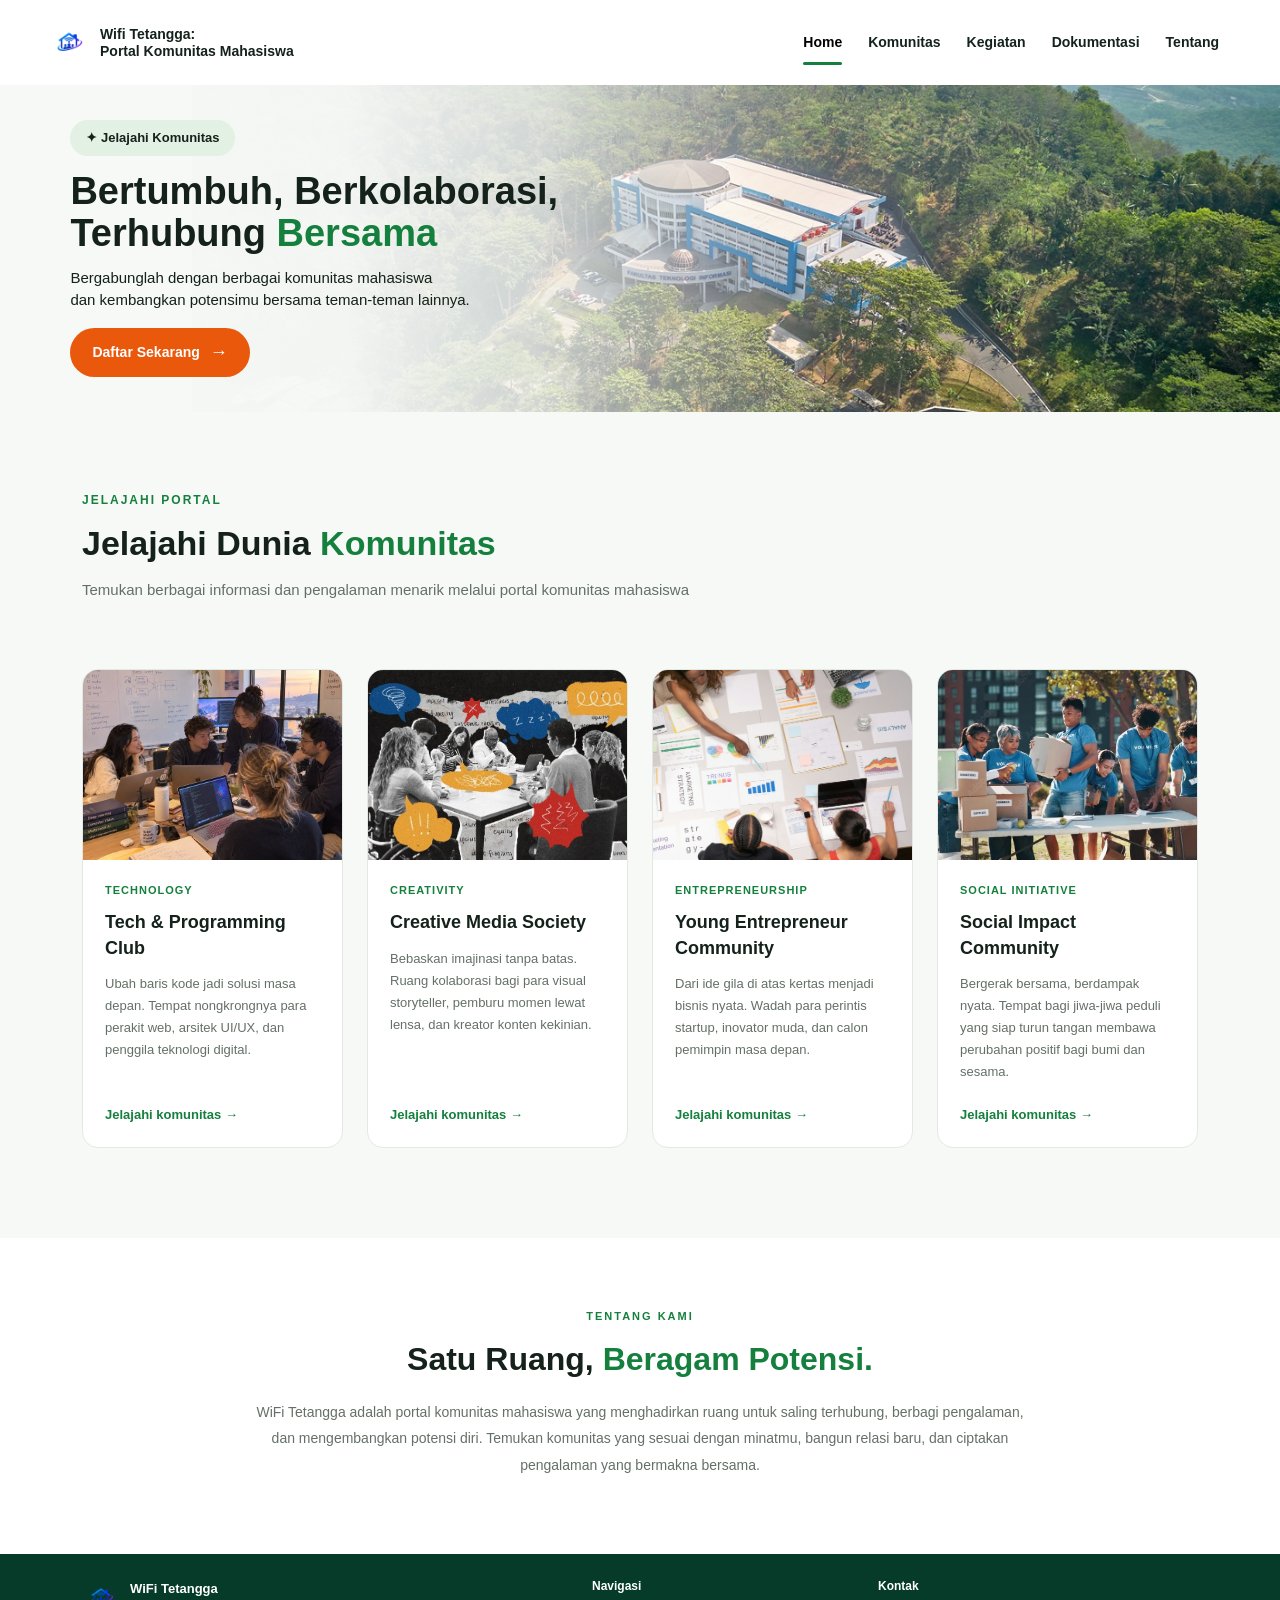
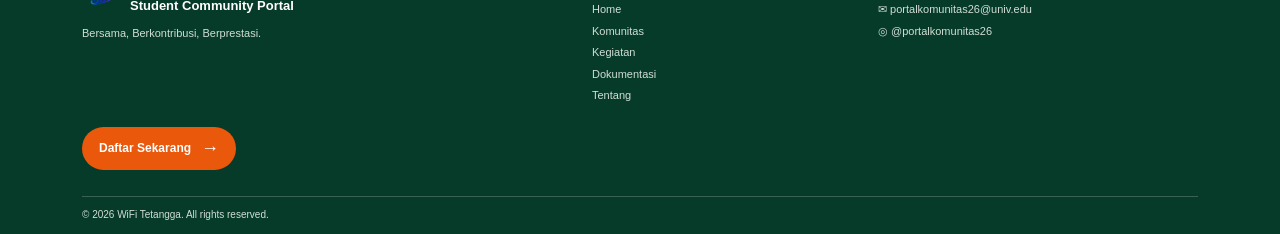
<file: index.html>
<!-- Kevin -->
<!DOCTYPE html>
<html lang="id">
<head>
    <meta charset="UTF-8">
    <meta name="viewport" content="width=device-width, initial-scale=1.0">
    <title>Wifi Tetangga</title>
    <link href="https://cdn.jsdelivr.net/npm/bootstrap@5.3.9/dist/css/bootstrap.min.css" rel="stylesheet">
    <link rel="stylesheet" href="css/style.css">
</head>

<body>

<!-- NAVBAR -->
<header class="site-header">
    <nav class="navbar">
        <div class="container-fluid px-5">
            <a class="navbar-brand d-flex align-items-center" href="index.html">
                <img src="assets/images/logo.png" alt="Wifi Tetangga" class="logo-img">
                <span class="web-name">Wifi Tetangga:<br>Portal Komunitas Mahasiswa</span>
            </a>
            <div class="navbar-nav flex-row ms-auto">
                    <a class="nav-link active" href="index.html">Home</a>
                    <a class="nav-link" href="komunitas.html">Komunitas</a>
                    <a class="nav-link" href="kegiatan.html">Kegiatan</a>
                    <a class="nav-link" href="dokumentasi.html">Dokumentasi</a>
                    <a class="nav-link" href="tentang.html">Tentang</a>
            </div>
        </div>
    </nav>
</header>
<!-- AKHIR NAVBAR -->

<main>
    <!-- HERO SECTION -->
    <section class="hero-section">
        <img src="assets/images/hero-campus.jpg" alt="Gedung Kampus FTI" class="hero-background">
        <div class="hero-overlay"></div>
        <div class="hero-content">
            <span class="hero-badge">✦ Jelajahi Komunitas</span>
            <h1 class="hero-title">Bertumbuh, Berkolaborasi,<br> Terhubung <span>Bersama</span></h1>
            <p class="hero-description">
                Bergabunglah dengan berbagai komunitas mahasiswa<br>
                dan kembangkan potensimu bersama teman-teman lainnya.
            </p>
            <a href="pendaftaran.html" class="hero-button">Daftar Sekarang <span>→</span></a>
        </div>
    </section>
    <!-- AKHIR HERO SECTION -->

    <!-- JELAJAHI PORTAL -->
    <section class="explore-section">
        <div class="container">
            <div class="explore-heading">
                <span class="explore-label">JELAJAHI PORTAL</span>
                <h2>Jelajahi Dunia <span>Komunitas</span></h2>
                <p>Temukan berbagai informasi dan pengalaman menarik melalui portal komunitas mahasiswa</p>
            </div>

            <!-- PEMBUNGKUS KARTU KOMUNITAS -->
            <div class="row g-4 explore-card-grid">
                <div class="col-lg-3">
                    <a href="komunitas.html" class="explore-card">
                        <div class="explore-card-image">
                            <img src="assets/images/tech.jpg" alt="Tech & Programming Club">
                        </div>
                        <div class="explore-card-content">
                            <span class="explore-card-category">TECHNOLOGY</span>
                            <h3>Tech &amp; Programming Club</h3>
                            <p>Ubah baris kode jadi solusi masa depan. Tempat nongkrongnya para perakit web, arsitek UI/UX, dan penggila teknologi digital.</p>
                            <span class="explore-card-link">Jelajahi komunitas <span>→</span></span>
                        </div>
                    </a>
                </div>

                <div class="col-lg-3">
                    <a href="komunitas.html" class="explore-card">
                        <div class="explore-card-image">
                            <img src="assets/images/creative.jpg" alt="Creative Media Society">
                        </div>
                        <div class="explore-card-content">
                            <span class="explore-card-category">CREATIVITY</span>
                            <h3>Creative Media Society</h3>
                            <p>Bebaskan imajinasi tanpa batas. Ruang kolaborasi bagi para visual storyteller, pemburu momen lewat lensa, dan kreator konten kekinian.</p>
                            <span class="explore-card-link">Jelajahi komunitas <span>→</span></span>
                        </div>
                    </a>
                </div>

                <div class="col-lg-3">
                    <a href="komunitas.html" class="explore-card">
                        <div class="explore-card-image">
                            <img src="assets/images/enterpreneur.jpg" alt="Young Entrepreneur Community">
                        </div>
                        <div class="explore-card-content">
                            <span class="explore-card-category">ENTREPRENEURSHIP</span>
                            <h3>Young Entrepreneur Community</h3>
                            <p>Dari ide gila di atas kertas menjadi bisnis nyata. Wadah para perintis startup, inovator muda, dan calon pemimpin masa depan.</p>
                            <span class="explore-card-link">Jelajahi komunitas <span>→</span></span>
                        </div>
                    </a>
                </div>

                <div class="col-lg-3">
                    <a href="komunitas.html" class="explore-card">
                        <div class="explore-card-image">
                            <img src="assets/images/social.jpg" alt="Social Impact Community">
                        </div>
                        <div class="explore-card-content">
                            <span class="explore-card-category">SOCIAL INITIATIVE</span>
                            <h3>Social Impact Community</h3>
                            <p>Bergerak bersama, berdampak nyata. Tempat bagi jiwa-jiwa peduli yang siap turun tangan membawa perubahan positif bagi bumi dan sesama.</p>
                            <span class="explore-card-link">Jelajahi komunitas <span>→</span></span>
                        </div>
                    </a>
                </div>
            </div>
            <!-- PENUTUP KARTU KOMUNITAS -->

        </div>
    </section>

    <!-- ABOUT PORTAL -->
    <section class="about-portal-section">
        <div class="container">
            <div class="about-portal-content">
                <span class="about-portal-label">TENTANG KAMI</span>
                <h2>Satu Ruang, <span>Beragam Potensi.</span></h2>
                <p>
                    WiFi Tetangga adalah portal komunitas mahasiswa yang menghadirkan ruang
                    untuk saling terhubung, berbagi pengalaman, dan mengembangkan potensi diri.
                    Temukan komunitas yang sesuai dengan minatmu, bangun relasi baru,
                    dan ciptakan pengalaman yang bermakna bersama.
                </p>
            </div>
        </div>
    </section>
</main>

<!-- FOOTER -->
<footer class="site-footer">
    <div class="container">
        <div class="footer-main">
            <div class="footer-brand">
                <a href="index.html" class="footer-logo">
                    <img src="assets/images/logo.png" alt="WiFi Tetangga">
                    <span>WiFi Tetangga<br>Student Community Portal</span>
                </a>
                <p>Bersama, Berkontribusi, Berprestasi.</p>
            </div>

            <div class="footer-navigation">
                <h3>Navigasi</h3>
                <a href="index.html">Home</a>
                <a href="komunitas.html">Komunitas</a>
                <a href="kegiatan.html">Kegiatan</a>
                <a href="dokumentasi.html">Dokumentasi</a>
                <a href="tentang.html">Tentang</a>
            </div>

            <div class="footer-contact">
                <h3>Kontak</h3>
                <p>✉ portalkomunitas26@univ.edu</p>
                <p>◎ @portalkomunitas26</p>
            </div>
        </div>

        <div class="footer-cta">
            <a href="pendaftaran.html" class="hero-button">Daftar Sekarang <span>→</span></a>
        </div>

        <div class="footer-bottom">
            <p>© 2026 WiFi Tetangga. All rights reserved.</p>
        </div>
    </div>
</footer>
<!-- AKHIR FOOTER -->

</body>
</html>
</file>
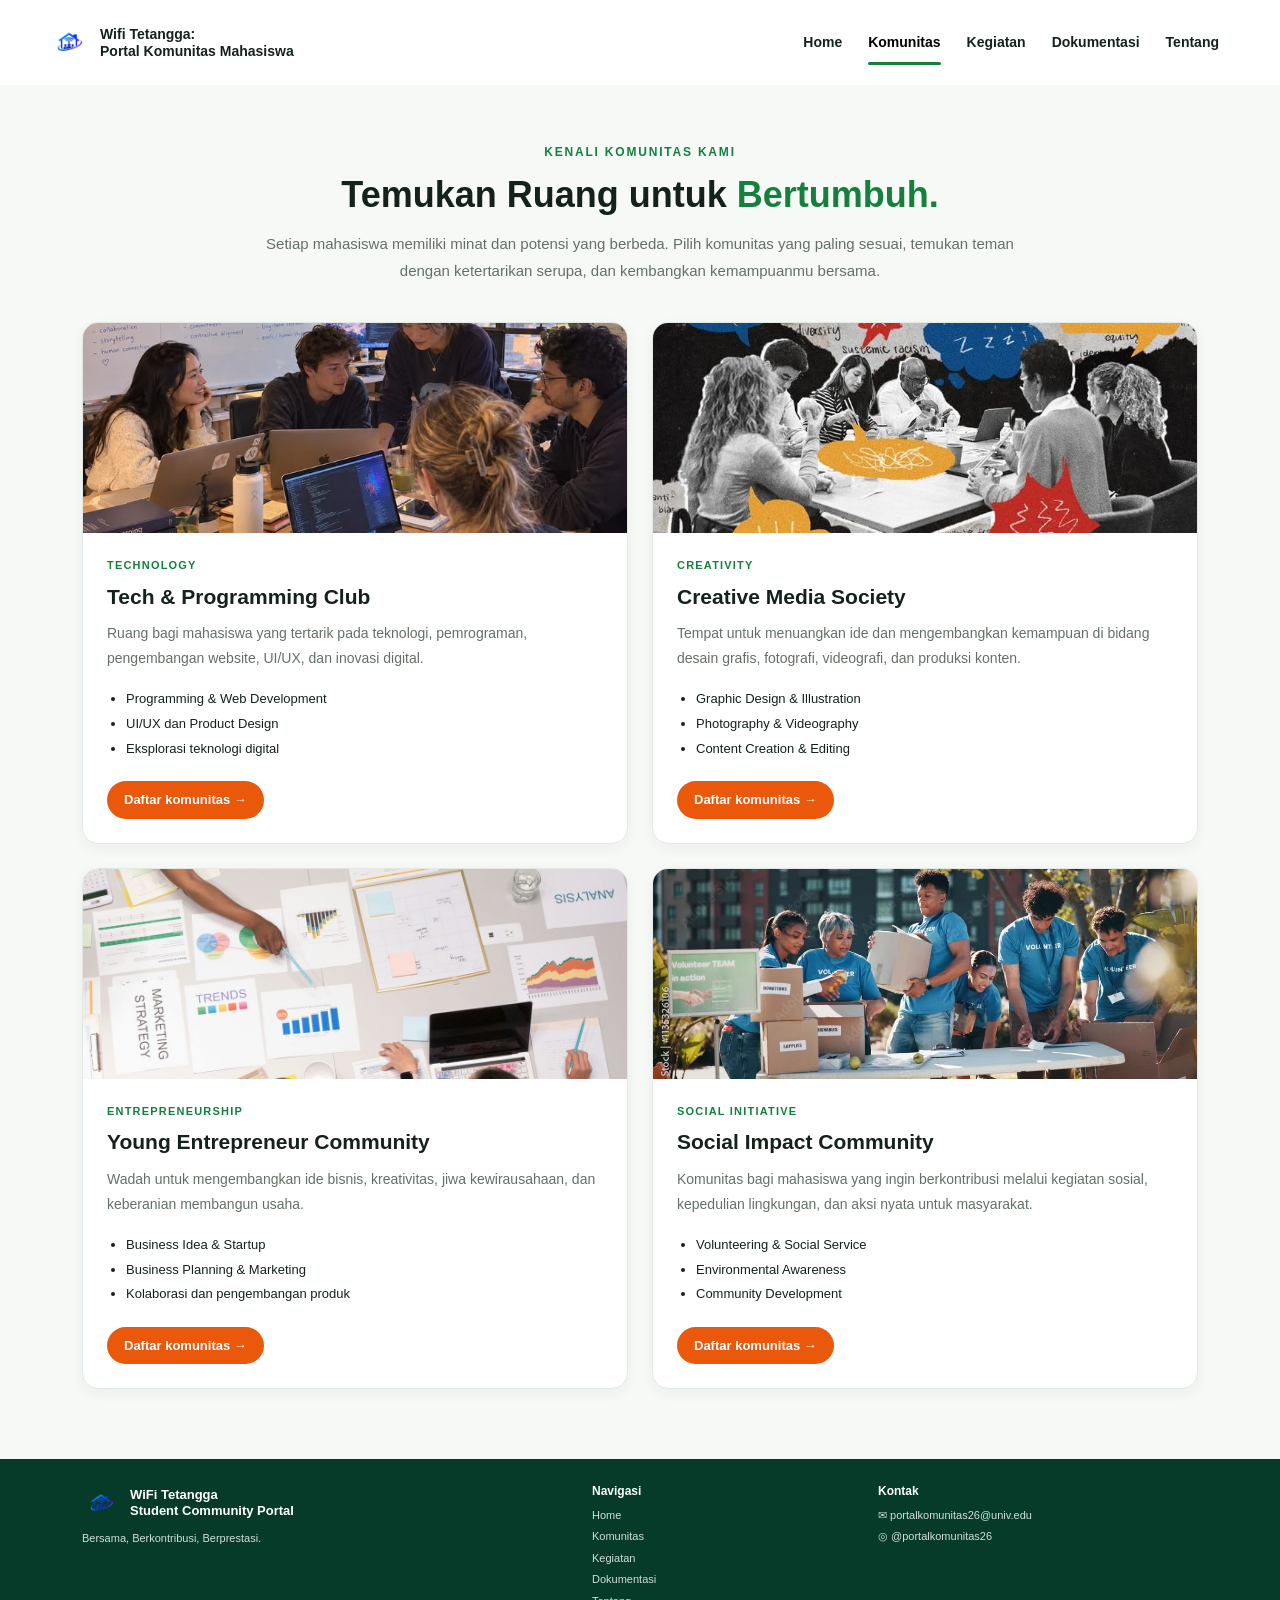
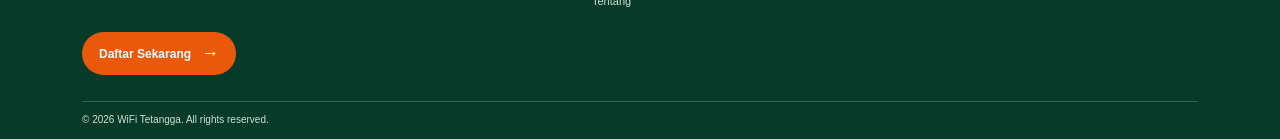
<file: komunitas.html>
<!-- Kevin + AI -->
<!DOCTYPE html>
<html lang="id">
<head>
    <meta charset="UTF-8">
    <meta name="viewport" content="width=device-width, initial-scale=1.0">
    <title>Komunitas - Wifi Tetangga</title>
    <link href="https://cdn.jsdelivr.net/npm/bootstrap@5.3.9/dist/css/bootstrap.min.css" rel="stylesheet">
    <link rel="stylesheet" href="css/style.css">
</head>

<body>
<!-- NAVBAR -->
<header class="site-header">
    <nav class="navbar">
        <div class="container-fluid px-5">
            <a class="navbar-brand d-flex align-items-center" href="index.html">
                <img src="assets/images/logo.png" alt="Wifi Tetangga" class="logo-img">
                <span class="web-name">Wifi Tetangga:<br>Portal Komunitas Mahasiswa</span>
            </a>
            <div class="navbar-nav flex-row ms-auto">
                    <a class="nav-link" href="index.html">Home</a>
                    <a class="nav-link active" href="komunitas.html">Komunitas</a>
                    <a class="nav-link" href="kegiatan.html">Kegiatan</a>
                    <a class="nav-link" href="dokumentasi.html">Dokumentasi</a>
                    <a class="nav-link" href="tentang.html">Tentang</a>
            </div>
        </div>
    </nav>
</header>
<!-- AKHIR NAVBAR -->

<!-- AWAL HALAMAN KOMUNITAS -->
<main class="community-page">
    <div class="container">
        <div class="community-heading">
            <span class="community-label">KENALI KOMUNITAS KAMI</span>
            <h1>Temukan Ruang untuk <span>Bertumbuh.</span></h1>
            <p>
                Setiap mahasiswa memiliki minat dan potensi yang berbeda.
                Pilih komunitas yang paling sesuai, temukan teman dengan ketertarikan serupa,
                dan kembangkan kemampuanmu bersama.
            </p>
        </div>

        <div class="community-list">
            <article class="community-card" id="tech">
                <div class="community-card-image">
                    <img src="assets/images/tech.jpg" alt="Ilustrasi teknologi dan pemrograman">
                </div>
                <div class="community-card-content">
                    <span class="community-card-category">TECHNOLOGY</span>
                    <h2>Tech &amp; Programming Club</h2>
                    <p>
                        Ruang bagi mahasiswa yang tertarik pada teknologi, pemrograman,
                        pengembangan website, UI/UX, dan inovasi digital.
                    </p>
                    <ul class="community-focus">
                        <li>Programming &amp; Web Development</li>
                        <li>UI/UX dan Product Design</li>
                        <li>Eksplorasi teknologi digital</li>
                    </ul>
                    <a href="pendaftaran.html" class="community-join">Daftar komunitas <span>→</span></a>
                </div>
            </article>

            <article class="community-card" id="creative">
                <div class="community-card-image">
                    <img src="assets/images/creative.jpg" alt="Ilustrasi media kreatif">
                </div>
                <div class="community-card-content">
                    <span class="community-card-category">CREATIVITY</span>
                    <h2>Creative Media Society</h2>
                    <p>
                        Tempat untuk menuangkan ide dan mengembangkan kemampuan
                        di bidang desain grafis, fotografi, videografi, dan produksi konten.
                    </p>
                    <ul class="community-focus">
                        <li>Graphic Design &amp; Illustration</li>
                        <li>Photography &amp; Videography</li>
                        <li>Content Creation &amp; Editing</li>
                    </ul>
                    <a href="pendaftaran.html" class="community-join">Daftar komunitas <span>→</span></a>
                </div>
            </article>

            <article class="community-card" id="entrepreneur">
                <div class="community-card-image">
                    <img src="assets/images/enterpreneur.jpg" alt="Ilustrasi kewirausahaan">
                </div>
                <div class="community-card-content">
                    <span class="community-card-category">ENTREPRENEURSHIP</span>
                    <h2>Young Entrepreneur Community</h2>
                    <p>
                        Wadah untuk mengembangkan ide bisnis, kreativitas,
                        jiwa kewirausahaan, dan keberanian membangun usaha.
                    </p>
                    <ul class="community-focus">
                        <li>Business Idea &amp; Startup</li>
                        <li>Business Planning &amp; Marketing</li>
                        <li>Kolaborasi dan pengembangan produk</li>
                    </ul>
                    <a href="pendaftaran.html" class="community-join">Daftar komunitas <span>→</span></a>
                </div>
            </article>

            <article class="community-card" id="social">
                <div class="community-card-image">
                    <img src="assets/images/social.jpg" alt="Ilustrasi kegiatan sosial">
                </div>
                <div class="community-card-content">
                    <span class="community-card-category">SOCIAL INITIATIVE</span>
                    <h2>Social Impact Community</h2>
                    <p>
                        Komunitas bagi mahasiswa yang ingin berkontribusi melalui
                        kegiatan sosial, kepedulian lingkungan, dan aksi nyata untuk masyarakat.
                    </p>
                    <ul class="community-focus">
                        <li>Volunteering &amp; Social Service</li>
                        <li>Environmental Awareness</li>
                        <li>Community Development</li>
                    </ul>
                    <a href="pendaftaran.html" class="community-join">Daftar komunitas <span>→</span></a>
                </div>
            </article>
        </div>
    </div>
</main>
<!-- PENUTUP ISI TAB KOMUNITAS -->

<!-- FOOTER -->
<footer class="site-footer">
    <div class="container">
        <div class="footer-main">
            <div class="footer-brand">
                <a href="index.html" class="footer-logo">
                    <img src="assets/images/logo.png" alt="WiFi Tetangga">
                    <span>WiFi Tetangga<br>Student Community Portal</span>
                </a>
                <p>Bersama, Berkontribusi, Berprestasi.</p>
            </div>

            <div class="footer-navigation">
                <h3>Navigasi</h3>
                <a href="index.html">Home</a>
                <a href="komunitas.html">Komunitas</a>
                <a href="kegiatan.html">Kegiatan</a>
                <a href="dokumentasi.html">Dokumentasi</a>
                <a href="tentang.html">Tentang</a>
            </div>

            <div class="footer-contact">
                <h3>Kontak</h3>
                <p>✉ portalkomunitas26@univ.edu</p>
                <p>◎ @portalkomunitas26</p>
            </div>
        </div>

        <div class="footer-cta">
            <a href="pendaftaran.html" class="hero-button">Daftar Sekarang <span>→</span></a>
        </div>

        <div class="footer-bottom">
            <p>© 2026 WiFi Tetangga. All rights reserved.</p>
        </div>
    </div>
</footer>
<!-- AKHIR FOOTER -->
</body>
</html>
</file>
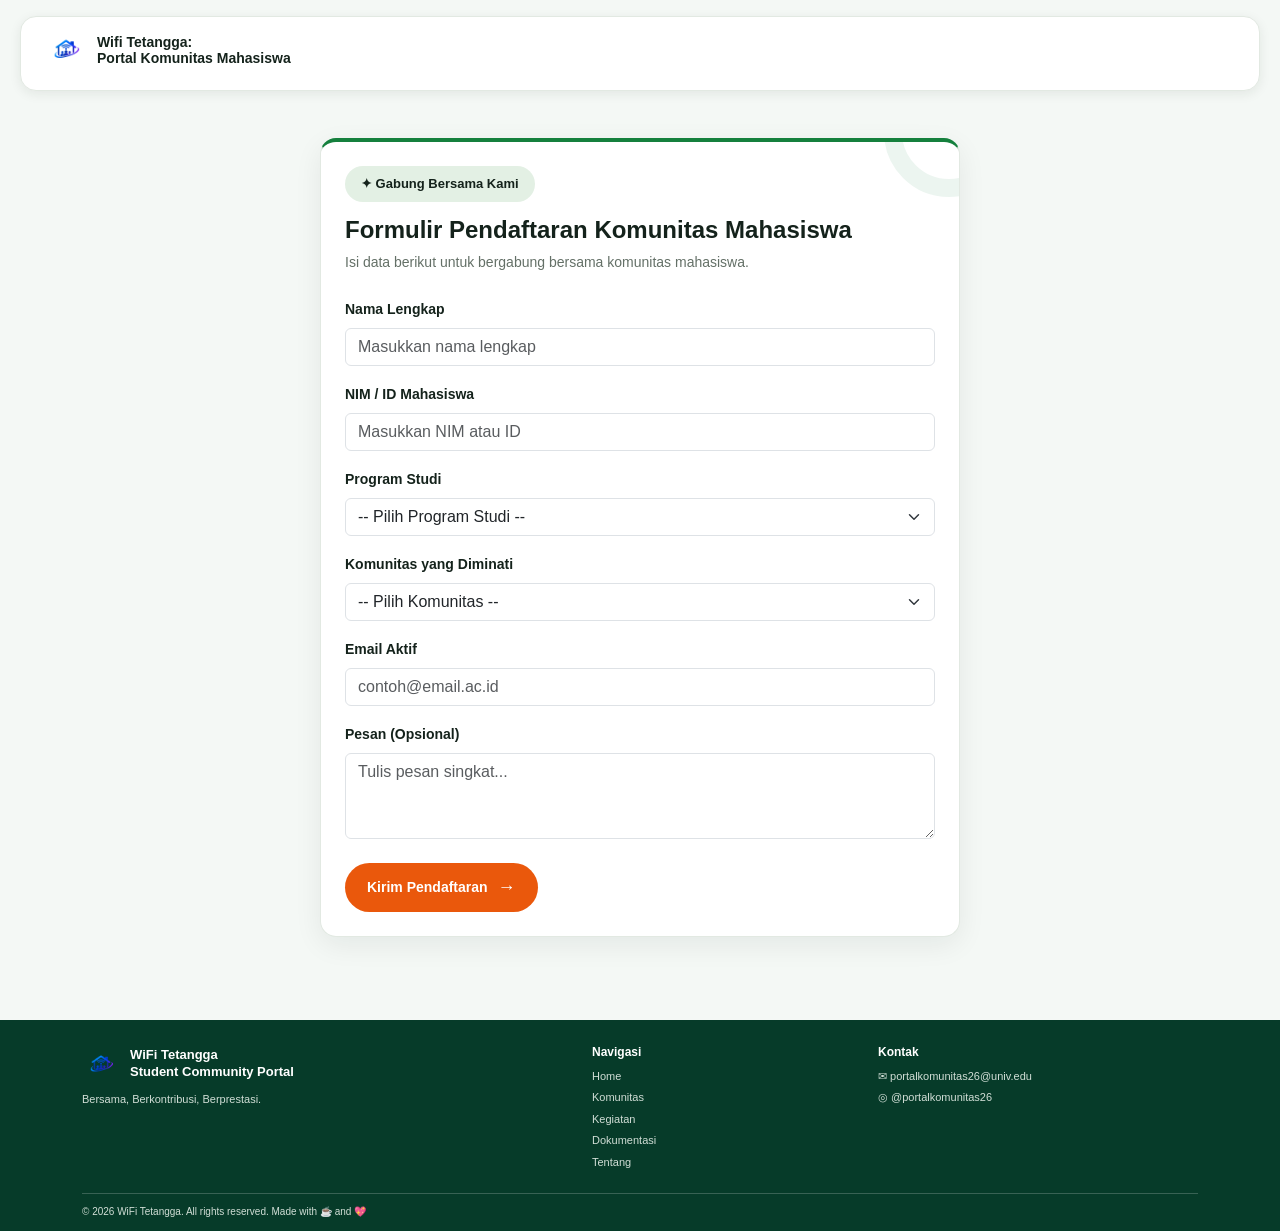
<file: pendaftaran.html>
<!-- Yerland -->
<!DOCTYPE html>
<html lang="id">
<head>
    <meta charset="UTF-8">
    <meta name="viewport" content="width=device-width, initial-scale=1.0">
    <title>Pendaftaran - Wifi Tetangga</title>

    <!-- Bootstrap CSS -->
    <link href="https://cdn.jsdelivr.net/npm/bootstrap@5.3.9/dist/css/bootstrap.min.css" rel="stylesheet">

    <!-- Custom CSS -->
    <link rel="stylesheet" href="css/style.css">
</head>

<body class="page-pendaftaran">

    <!-- =====================================================
         BAGIAN ATAS: HANYA LOGO DAN NAMA WEB (BUKAN NAVBAR)
         Klik untuk kembali ke halaman utama (index.html)
    ====================================================== -->
    <header class="header-daftar">
        <a href="index.html" class="d-inline-flex align-items-center">
            <img src="assets/images/logo.png" alt="Wifi Tetangga" class="logo-img">
            <span class="web-name">
                Wifi Tetangga:<br>
                Portal Komunitas Mahasiswa
            </span>
        </a>
    </header>

    <!-- =====================================================
         FORMULIR PENDAFTARAN KOMUNITAS MAHASISWA
         Menggunakan action="terimakasih.html" agar saat diklik
         tombol submit langsung masuk ke halaman dummy terima kasih.
         Tanpa backend, tanpa JSON, tanpa database.
    ====================================================== -->
    <main class="wadah-form">
        <div class="kartu-box">
            <span class="hero-badge">✦ Gabung Bersama Kami</span>
            <h1 class="h4 fw-bold mb-2">Formulir Pendaftaran Komunitas Mahasiswa</h1>
            <p class="small mb-4" style="color: var(--muted);">
                Isi data berikut untuk bergabung bersama komunitas mahasiswa.
            </p>

            <form action="terimakasih.html" method="GET">
                <!-- Nama Lengkap -->
                <div class="mb-3">
                    <label for="nama" class="form-label fw-bold small">Nama Lengkap</label>
                    <input type="text" id="nama" name="nama" class="form-control" placeholder="Masukkan nama lengkap" required>
                </div>

                <!-- NIM / ID Mahasiswa -->
                <div class="mb-3">
                    <label for="nim" class="form-label fw-bold small">NIM / ID Mahasiswa</label>
                    <input type="text" id="nim" name="nim" class="form-control" placeholder="Masukkan NIM atau ID" required>
                </div>

                <!-- Program Studi -->
                <div class="mb-3">
                    <label for="prodi" class="form-label fw-bold small">Program Studi</label>
                    <select id="prodi" name="prodi" class="form-select" required>
                        <option value="">-- Pilih Program Studi --</option>
                        <option value="Teknik Informatika">Teknik Informatika</option>
                        <option value="Sistem Informasi">Sistem Informasi</option>
                        <option value="Desain Komunikasi Visual">Desain Komunikasi Visual</option>
                        <option value="Lainnya">Lainnya</option>
                    </select>
                </div>

                <!-- Komunitas yang Diminati -->
                <div class="mb-3">
                    <label for="komunitas" class="form-label fw-bold small">Komunitas yang Diminati</label>
                    <select id="komunitas" name="komunitas" class="form-select" required>
                        <option value="">-- Pilih Komunitas --</option>
                        <option value="Tech &amp; Programming Club">Tech &amp; Programming Club</option>
                        <option value="Creative Media Society">Creative Media Society</option>
                        <option value="Young Entrepreneur Community">Young Entrepreneur Community</option>
                        <option value="Social Impact Community">Social Impact Community</option>
                    </select>
                </div>

                <!-- Email Aktif -->
                <div class="mb-3">
                    <label for="email" class="form-label fw-bold small">Email Aktif</label>
                    <input type="email" id="email" name="email" class="form-control" placeholder="contoh@email.ac.id" required>
                </div>

                <!-- Pesan (Opsional) -->
                <div class="mb-4">
                    <label for="pesan" class="form-label fw-bold small">Pesan (Opsional)</label>
                    <textarea id="pesan" name="pesan" rows="3" class="form-control" placeholder="Tulis pesan singkat..."></textarea>
                </div>

                <!-- Tombol Submit -->
                <button type="submit" class="hero-button border-0">
                    Kirim Pendaftaran <span>→</span>
                </button>
            </form>
        </div>
    </main>

    <!-- =====================================================
         FOOTER 
         Berisi info singkat web, navigasi cepat, dan pendaftaran
    ====================================================== -->
    <!-- FOOTER -->
<footer class="site-footer">
    <div class="container">
        <div class="footer-main">
            <div class="footer-brand">
                <a href="index.html" class="footer-logo">
                    <img src="assets/images/logo.png" alt="WiFi Tetangga">
                    <span>WiFi Tetangga<br>Student Community Portal</span>
                </a>
                <p>Bersama, Berkontribusi, Berprestasi.</p>
            </div>

            <div class="footer-navigation">
                <h3>Navigasi</h3>
                <a href="index.html">Home</a>
                <a href="komunitas.html">Komunitas</a>
                <a href="kegiatan.html">Kegiatan</a>
                <a href="dokumentasi.html">Dokumentasi</a>
                <a href="tentang.html">Tentang</a>
            </div>

            <div class="footer-contact">
                <h3>Kontak</h3>
                <p>✉ portalkomunitas26@univ.edu</p>
                <p>◎ @portalkomunitas26</p>
            </div>
        </div>


        <div class="footer-bottom">
            <p>© 2026 WiFi Tetangga. All rights reserved. Made with ☕ and 💖</p>
        </div>
    </div>
</footer>
<!-- AKHIR FOOTER -->

</body>
</html>
</file>
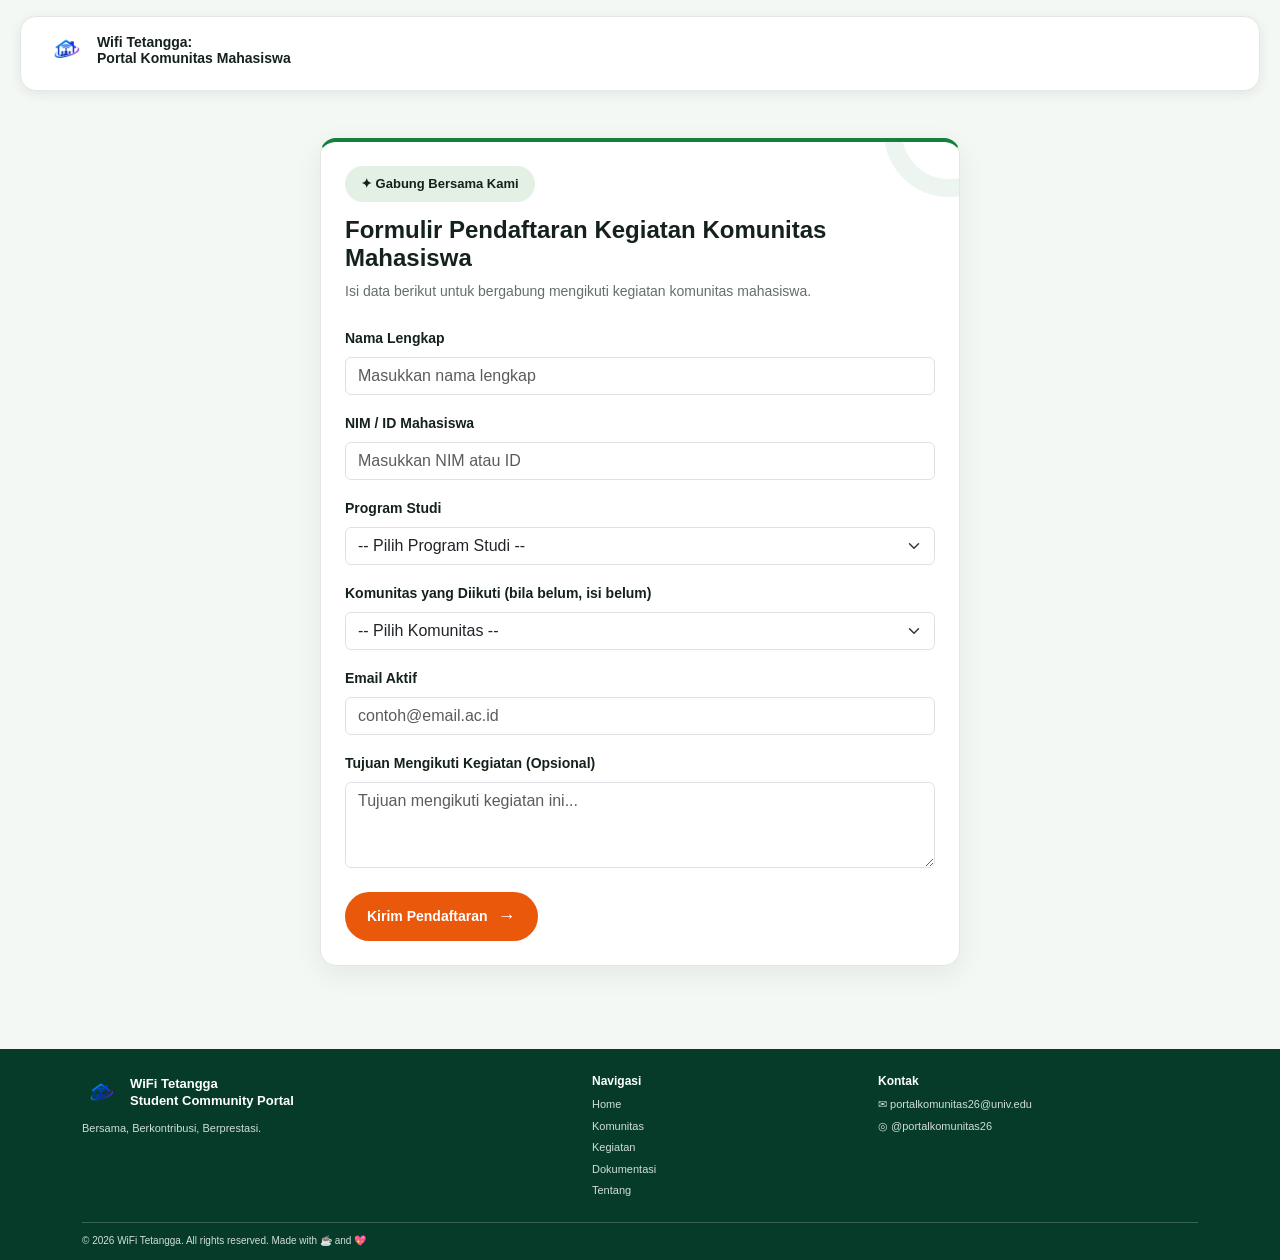
<file: pendaftaran2.html>
<!-- Yerland -->
<!DOCTYPE html>
<html lang="id">
<head>
    <meta charset="UTF-8">
    <meta name="viewport" content="width=device-width, initial-scale=1.0">
    <title>Pendaftaran - Wifi Tetangga</title>

    <!-- Bootstrap CSS -->
    <link href="https://cdn.jsdelivr.net/npm/bootstrap@5.3.9/dist/css/bootstrap.min.css" rel="stylesheet">

    <!-- Custom CSS -->
    <link rel="stylesheet" href="css/style.css">
</head>

<body class="page-pendaftaran">

    <!-- =====================================================
         BAGIAN ATAS: HANYA LOGO DAN NAMA WEB (BUKAN NAVBAR)
         Klik untuk kembali ke halaman utama (index.html)
    ====================================================== -->
    <header class="header-daftar">
        <a href="index.html" class="d-inline-flex align-items-center">
            <img src="assets/images/logo.png" alt="Wifi Tetangga" class="logo-img">
            <span class="web-name">
                Wifi Tetangga:<br>
                Portal Komunitas Mahasiswa
            </span>
        </a>
    </header>

    <!-- =====================================================
         FORMULIR PENDAFTARAN KOMUNITAS MAHASISWA
    ====================================================== -->
    <main class="wadah-form">
        <div class="kartu-box">
            <span class="hero-badge">✦ Gabung Bersama Kami</span>
            <h1 class="h4 fw-bold mb-2">Formulir Pendaftaran Kegiatan Komunitas Mahasiswa</h1>
            <p class="small mb-4" style="color: var(--muted);">
                Isi data berikut untuk bergabung mengikuti kegiatan komunitas mahasiswa.
            </p>

            <form action="terimakasih.html" method="GET">
                <!-- Nama Lengkap -->
                <div class="mb-3">
                    <label for="nama" class="form-label fw-bold small">Nama Lengkap</label>
                    <input type="text" id="nama" name="nama" class="form-control" placeholder="Masukkan nama lengkap" required>
                </div>

                <!-- NIM / ID Mahasiswa -->
                <div class="mb-3">
                    <label for="nim" class="form-label fw-bold small">NIM / ID Mahasiswa</label>
                    <input type="text" id="nim" name="nim" class="form-control" placeholder="Masukkan NIM atau ID" required>
                </div>

                <!-- Program Studi -->
                <div class="mb-3">
                    <label for="prodi" class="form-label fw-bold small">Program Studi</label>
                    <select id="prodi" name="prodi" class="form-select" required>
                        <option value="">-- Pilih Program Studi --</option>
                        <option value="Teknik Informatika">Teknik Informatika</option>
                        <option value="Sistem Informasi">Sistem Informasi</option>
                        <option value="Desain Komunikasi Visual">Desain Komunikasi Visual</option>
                        <option value="Lainnya">Lainnya</option>
                    </select>
                </div>

                <!-- Komunitas yang Diminati -->
                <div class="mb-3">
                    <label for="komunitas" class="form-label fw-bold small">Komunitas yang Diikuti (bila belum, isi belum)</label>
                    <select id="komunitas" name="komunitas" class="form-select" required>
                        <option value="">-- Pilih Komunitas --</option>
                        <option value="Belum">Belum Mengikuti</option>
                        <option value="Tech &amp; Programming Club">Tech &amp; Programming Club</option>
                        <option value="Creative Media Society">Creative Media Society</option>
                        <option value="Young Entrepreneur Community">Young Entrepreneur Community</option>
                        <option value="Social Impact Community">Social Impact Community</option>
                    </select>
                </div>

                <!-- Email Aktif -->
                <div class="mb-3">
                    <label for="email" class="form-label fw-bold small">Email Aktif</label>
                    <input type="email" id="email" name="email" class="form-control" placeholder="contoh@email.ac.id" required>
                </div>

                <!-- Commitmen (Opsional) -->
                <div class="mb-4">
                    <label for="pesan" class="form-label fw-bold small">Tujuan Mengikuti Kegiatan (Opsional)</label>
                    <textarea id="pesan" name="pesan" rows="3" class="form-control" placeholder="Tujuan mengikuti kegiatan ini..." required></textarea>
                </div>

                <!-- Tombol Submit -->
                <button type="submit" class="hero-button border-0">
                    Kirim Pendaftaran <span>→</span>
                </button>
            </form>
        </div>
    </main>

    <!-- =====================================================
         FOOTER 
         Berisi info singkat web, navigasi cepat, dan pendaftaran
    ====================================================== -->
    <!-- FOOTER -->
<footer class="site-footer">
    <div class="container">
        <div class="footer-main">
            <div class="footer-brand">
                <a href="index.html" class="footer-logo">
                    <img src="assets/images/logo.png" alt="WiFi Tetangga">
                    <span>WiFi Tetangga<br>Student Community Portal</span>
                </a>
                <p>Bersama, Berkontribusi, Berprestasi.</p>
            </div>

            <div class="footer-navigation">
                <h3>Navigasi</h3>
                <a href="index.html">Home</a>
                <a href="komunitas.html">Komunitas</a>
                <a href="kegiatan.html">Kegiatan</a>
                <a href="dokumentasi.html">Dokumentasi</a>
                <a href="tentang.html">Tentang</a>
            </div>

            <div class="footer-contact">
                <h3>Kontak</h3>
                <p>✉ portalkomunitas26@univ.edu</p>
                <p>◎ @portalkomunitas26</p>
            </div>
        </div>


        <div class="footer-bottom">
            <p>© 2026 WiFi Tetangga. All rights reserved. Made with ☕ and 💖</p>
        </div>
    </div>
</footer>
<!-- AKHIR FOOTER -->

</body>
</html>
</file>
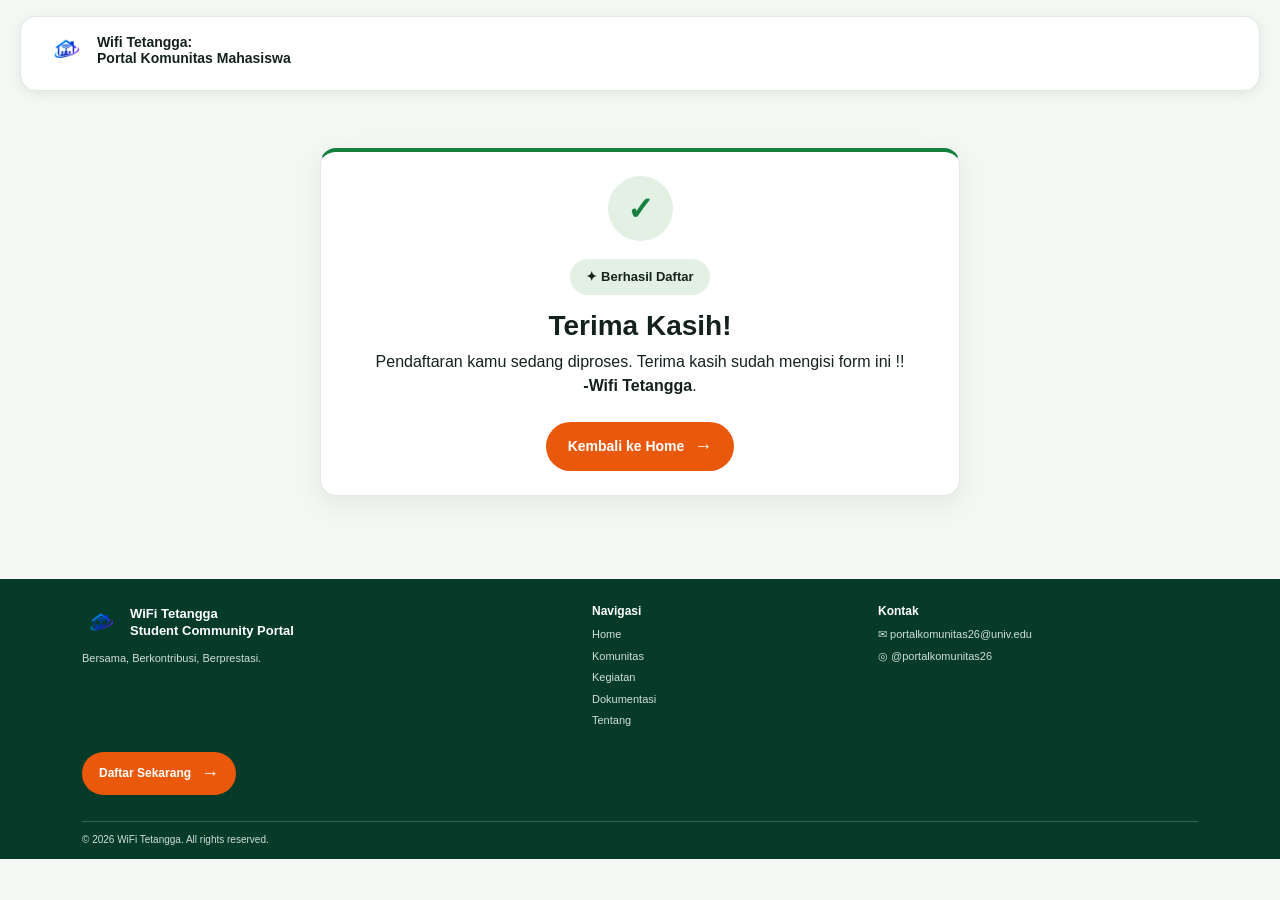
<file: terimakasih.html>
<!-- Yerland -->
<!DOCTYPE html>
<html lang="id">
<head>
    <meta charset="UTF-8">
    <meta name="viewport" content="width=device-width, initial-scale=1.0">
    <title>Terima Kasih - Wifi Tetangga</title>

    <!-- Bootstrap CSS -->
    <link href="https://cdn.jsdelivr.net/npm/bootstrap@5.3.9/dist/css/bootstrap.min.css" rel="stylesheet">

    <!-- Custom CSS -->
    <link rel="stylesheet" href="css/style.css">
</head>

<body class="page-terimakasih">

    <!-- =====================================================
         BAGIAN ATAS: LOGO DAN NAMA WEB
    ====================================================== -->
    <header class="header-daftar">
        <a href="index.html" class="d-inline-flex align-items-center">
            <img src="assets/images/logo.png" alt="Wifi Tetangga" class="logo-img">
            <span class="web-name">
                Wifi Tetangga:<br>
                Portal Komunitas Mahasiswa
            </span>
        </a>
    </header>

    <!-- =====================================================
         HALAMAN DUMMY SETELAH SUBMIT FORM
    ====================================================== -->
    <main class="wadah-form">
        <div class="kartu-box text-center">

            <div class="success-mark">
                ✓
            </div>
            
            <span class="hero-badge">✦ Berhasil Daftar</span>
            <h1 class="h3 fw-bold mb-2">Terima Kasih!</h1>
            <p class="mb-4" style="color: var(--text);">
                Pendaftaran kamu sedang diproses.
                Terima kasih sudah mengisi form ini !!<br>
                <strong>-Wifi Tetangga</strong>.
            </p>

            <!-- Tombol kembali ke halaman utama -->
            <a href="index.html" class="hero-button">
                Kembali ke Home <span>→</span>
            </a>
        </div>
    </main>

    <!-- =====================================================
         FOOTER DI BAGIAN BAWAH HALAMAN
         Berisi info singkat web, navigasi cepat, dan pendaftaran
    ====================================================== -->
    <!-- FOOTER -->
<footer class="site-footer">
    <div class="container">
        <div class="footer-main">
            <div class="footer-brand">
                <a href="index.html" class="footer-logo">
                    <img src="assets/images/logo.png" alt="WiFi Tetangga">
                    <span>WiFi Tetangga<br>Student Community Portal</span>
                </a>
                <p>Bersama, Berkontribusi, Berprestasi.</p>
            </div>

            <div class="footer-navigation">
                <h3>Navigasi</h3>
                <a href="index.html">Home</a>
                <a href="komunitas.html">Komunitas</a>
                <a href="kegiatan.html">Kegiatan</a>
                <a href="dokumentasi.html">Dokumentasi</a>
                <a href="tentang.html">Tentang</a>
            </div>

            <div class="footer-contact">
                <h3>Kontak</h3>
                <p>✉ portalkomunitas26@univ.edu</p>
                <p>◎ @portalkomunitas26</p>
            </div>
        </div>

        <div class="footer-cta">
            <a href="pendaftaran.html" class="hero-button">Daftar Sekarang <span>→</span></a>
        </div>

        <div class="footer-bottom">
            <p>© 2026 WiFi Tetangga. All rights reserved.</p>
        </div>
    </div>
</footer>
<!-- AKHIR FOOTER -->

</body>
</html>
</file>
<file: css/style.css>
/* RESET DASAR */
* {
    margin: 0;
    padding: 0;
    box-sizing: border-box;
}

/* WARNA UTAMA WEBSITE */
:root {
    --primary: #15803D;
    --secondary: #EA580C;
    --background: #F7F9F7;
    --surface: #FFFFFF;
    --text: #14221B;
    --muted: #647067;
    --border: #E2E9E2;
}

/* =====BAGIAN HOME===== */

/* BODY */
body {
    background-color: var(--background);
    color: var(--text);
    font-family: Arial, sans-serif;
}

/* ============
   MAIN NAVBAR
============== */

.site-header {
    width: 100%;
    margin: 0;
    padding: 0;

    background-color: var(--surface);

    border: none;
    border-radius: 0;
    box-shadow: none;

    position: relative;
    z-index: 100;
}

/* NAVBAR */
.site-header .navbar {
    min-height: 70px;
}


/* LOGO */
.logo-img {
    width: 42px;
    height: 42px;
    object-fit: contain;
    margin-right: 10px;
}

/* NAMA WEBSITE */
.web-name {
    color: var(--text);
    font-size: 14px;
    font-weight: 700;
    line-height: 1.15;
}

/* MENU NAVBAR */
.site-header .nav-link{
    color: var(--text);
    font-size: 14px;
    font-weight: 600;
    padding: 24px 13px;
    position: relative;
    transition: color 0.3s ease;
}

/* EFEK HOVER */
.site-header .nav-link:hover{
    color: var(--primary);
}

/* MENU AKTIF (yang sedang dipilih) */
    .site-header .nav-link.active::after {
        content: "";
        position: absolute;
        bottom: 12px;
        left: 13px;
        right: 13px;
        height: 3px;
        background-color: var(--primary);
        border-radius: 5px;
    }


/* =========================
   HERO SECTION
========================= */

.hero-section {
    position: relative;
    min-height: 280px;
    margin: 0;
    overflow: hidden;
    display: flex;
    align-items: center;
    background-color: var(--background);
}

/* GAMBAR KAMPUS */
.hero-background {
    position: absolute;
    top: 0;
    right: 0;
    width: 85%;
    height: 100%;
    object-fit: cover;
    object-position: center;
    z-index: 0;
}

/* GRADASI TEKS*/
.hero-overlay {
    position: absolute;
    inset: 0;
    z-index: 1;
    background: linear-gradient(
        90deg,
        #F7F9F7 0%,
        rgba(247, 249, 247, 0.98) 27%,
        rgba(247, 249, 247, 0.82) 42%,
        rgba(247, 249, 247, 0.15) 65%,
        transparent 100%
    );
}

/* KONTEN HERO */
.hero-content {
    position: relative;
    z-index: 2;
    width: 100%;
    padding: 35px 5.5%;
}

/* BADGE */
.hero-badge {
    display: inline-block;
    background-color: #E3F0E4;
    color: var(--text);
    padding: 8px 16px;
    border-radius: 30px;
    font-size: 13px;
    font-weight: 700;
    margin-bottom: 14px;
}

/* JUDUL */
.hero-title {
    color: var(--text);
    font-size: 38px;
    font-weight: 800;
    line-height: 1.12;
    margin-bottom: 12px;
}

.hero-title span {
    color: var(--primary);
}

/* DESKRIPSI */
.hero-description {
    color: var(--text);
    font-size: 15px;
    line-height: 1.5;
    margin-bottom: 16px;
}

/* TOMBOL */
.hero-button {
    display: inline-flex;
    align-items: center;
    gap: 10px;
    background-color: var(--secondary);
    color: white;
    text-decoration: none;
    padding: 11px 22px;
    border-radius: 30px;
    font-size: 14px;
    font-weight: 700;
    transition: 0.3s ease;
}

.hero-button:hover {
    background-color: #C94D0A;
    color: white;
    transform: translateY(-2px);
}

.hero-button span {
    font-size: 18px;
}

/* =========================
   EXPLORE PORTAL SECTION
========================= */

.explore-section {
    padding: 75px 0 90px;
    background-color: var(--background);
}


/* HEADING SECTION */

.explore-heading {
    max-width: 850px;
    margin-bottom: 42px;
}

.explore-label {
    display: inline-block;

    color: var(--primary);
    font-size: 12px;
    font-weight: 700;
    letter-spacing: 2px;

    margin-bottom: 14px;
}

.explore-heading h2 {
    color: var(--text);
    font-size: 34px;
    font-weight: 800;

    margin-bottom: 14px;
}

.explore-heading h2 span {
    color: var(--primary);
}

.explore-heading p {
    color: var(--muted);
    font-size: 15px;
    line-height: 1.7;

    margin-bottom: 0;
}

/* =========================
   EXPLORE PORTAL CARDS
========================= */

.explore-card-grid {
    margin-top: 35px;
}

/* KERANGKA KARTU */

.explore-card {
    display: flex;
    flex-direction: column;
    height: 100%;

    background-color: var(--surface);
    border: 1px solid var(--border);
    border-radius: 16px;

    overflow: hidden;

    text-decoration: none;
    color: var(--text);

    transition: transform 0.3s ease,
                box-shadow 0.3s ease,
                border-color 0.3s ease;
}


/* GAMBAR */

.explore-card-image {
    height: 190px;
    overflow: hidden;
    background-color: #E3F0E4;
}

.explore-card-image img {
    width: 100%;
    height: 100%;
    object-fit: cover;
    display: block;

    transition: transform 0.4s ease;
}


/* ISI KARTU */

.explore-card-content {
    display: flex;
    flex-direction: column;
    flex: 1;

    padding: 22px;
}


/* LABEL KATEGORI */

.explore-card-category {
    color: var(--primary);
    font-size: 11px;
    font-weight: 700;
    letter-spacing: 1px;

    margin-bottom: 12px;
}


/* JUDUL */

.explore-card-content h3 {
    font-size: 18px;
    font-weight: 700;
    line-height: 1.4;

    margin-bottom: 12px;
    color: var(--text);
}


/* DESKRIPSI */

.explore-card-content p {
    font-size: 13px;
    line-height: 1.7;
    color: var(--muted);

    margin-bottom: 22px;
}


/* LINK KARTU */

.explore-card-link {
    margin-top: auto;

    color: var(--primary);
    font-size: 13px;
    font-weight: 700;
}

.explore-card-link span {
    display: inline-block;
    transition: transform 0.3s ease;
}


/* HOVER */

.explore-card:hover {
    transform: translateY(-6px);

    border-color: #B7D8BF;

    box-shadow: 0 12px 28px rgba(20, 34, 27, 0.09);

    color: var(--text);
}

.explore-card:hover .explore-card-image img {
    transform: scale(1.06);
}

.explore-card:hover .explore-card-link span {
    transform: translateX(5px);
}


/* =========================
   ABOUT PORTAL
========================= */

.about-portal-section {
    padding: 65px 0 75px;
    background-color: var(--surface);
}

.about-portal-content {
    max-width: 780px;
    margin: 0 auto;
    text-align: center;
}

.about-portal-label {
    display: inline-block;

    color: var(--primary);
    font-size: 11px;
    font-weight: 700;
    letter-spacing: 2px;

    margin-bottom: 15px;
}

.about-portal-content h2 {
    color: var(--text);
    font-size: 32px;
    font-weight: 800;
    line-height: 1.3;

    margin-bottom: 18px;
}

.about-portal-content h2 span {
    color: var(--primary);
}

.about-portal-content p {
    color: var(--muted);
    font-size: 14px;
    line-height: 1.9;

    margin: 0;
}


/* =========================
   FOOTER
========================= */

.site-footer {
    background-color: #063B29;
    color: #FFFFFF;
    padding: 25px 0 12px;
}


/* BAGIAN UTAMA */

.footer-main {
    display: grid;
    grid-template-columns: 1.5fr 0.8fr 1fr 0.5fr;
    gap: 30px;

    padding-bottom: 18px;
}


/* BRAND */

.footer-logo {
    display: flex;
    align-items: center;
    gap: 10px;

    color: #FFFFFF;
    text-decoration: none;

    font-size: 13px;
    font-weight: 700;
    line-height: 1.3;

    margin-bottom: 8px;
}

.footer-logo img {
    width: 38px;
    height: 38px;
    object-fit: contain;
}

.footer-brand p {
    color: #D1DED6;
    font-size: 11px;
    margin: 0;
}


/* NAVIGASI DAN KONTAK */

.footer-navigation h3,
.footer-contact h3 {
    color: #FFFFFF;
    font-size: 12px;
    font-weight: 700;
    margin-bottom: 8px;
}

.footer-navigation {
    display: flex;
    flex-direction: column;
}

.footer-navigation a,
.footer-contact p {
    color: #D1DED6;
    font-size: 11px;
    text-decoration: none;
    margin-bottom: 5px;
}

.footer-navigation a:hover {
    color: #FFFFFF;
}


/* SOCIAL MEDIA */

.footer-social {
    display: flex;
    align-items: center;
    justify-content: flex-end;
    gap: 12px;
}

.footer-social a {
    color: #FFFFFF;
    font-size: 17px;
    text-decoration: none;
}

.footer-social a:hover {
    color: #A7D8B8;
}


/* COPYRIGHT */

.footer-bottom {
    border-top: 1px solid rgba(255, 255, 255, 0.2);
    padding-top: 10px;
}

.footer-bottom p {
    color: #D1DED6;
    font-size: 10px;
    margin: 0;
}

/* =====AKHIR BAGIAN FOOTER===== */


/* =========================
   HALAMAN TENTANG & FORM
========================= */

.header-daftar {
    background-color: var(--surface);
    margin: 16px 20px 0;
    padding: 12px 24px;
    border: 1px solid var(--border);
    border-radius: 16px;
    box-shadow: 0 3px 12px rgba(20, 34, 27, 0.08);
}

.header-daftar a {
    text-decoration: none;
}

.wadah-form {
    max-width: 680px;
    margin: 32px auto 48px;
    padding: 0 20px;
}

.wadah-konten {
    padding: 36px 5.5% 48px;
}

.kartu-box {
    height: 100%;
    padding: 24px;
    background-color: var(--surface);
    border: 1px solid var(--border);
    border-radius: 16px;
    box-shadow: 0 3px 12px rgba(20, 34, 27, 0.06);
}

.foto-tim {
    width: 92px;
    height: 92px;
    margin-bottom: 12px;
    border: 3px solid #E3F0E4;
    border-radius: 50%;
    object-fit: cover;
}

.kotak-moto {
    margin-top: 10px;
    padding: 8px 12px;
    background-color: #E3F0E4;
    color: var(--text);
    border-radius: 10px;
    font-size: 12px;
    font-weight: 700;
}

/* FOOTER PORTAL: warna hijau utama dipertahankan */
.footer-portal {
    background-color: #063B29;
    color: #FFFFFF;
    padding: 25px 5.5% 12px;
    margin-top: 24px;
}

.footer-portal a {
    color: #D1DED6;
    text-decoration: none;
    font-size: 11px;
}

.footer-portal a:hover {
    color: #FFFFFF;
}

.footer-bawah {
    display: flex;
    justify-content: space-between;
    flex-wrap: wrap;
    gap: 8px;
    margin-top: 18px;
    padding-top: 10px;
    border-top: 1px solid rgba(255, 255, 255, 0.2);
    color: #D1DED6;
    font-size: 10px;
}


/* =========================
   DECORATION - PENDAFTARAN
========================= */

.page-pendaftaran {
    background-color: #F4F8F5;
}

.page-pendaftaran .wadah-form {
    position: relative;
    padding-top: 15px;
    padding-bottom: 35px;
}

.page-pendaftaran .kartu-box {
    position: relative;
    overflow: hidden;
    border-top: 4px solid var(--primary);
    box-shadow: 0 8px 28px rgba(20, 34, 27, 0.07);
}

.page-pendaftaran .kartu-box::before {
    content: "";
    position: absolute;

    width: 130px;
    height: 130px;

    top: -75px;
    right: -55px;

    border: 18px solid rgba(21, 128, 61, 0.08);
    border-radius: 50%;

    pointer-events: none;
}

.page-pendaftaran .form-control:focus,
.page-pendaftaran .form-select:focus {
    border-color: var(--primary);
    box-shadow: 0 0 0 3px rgba(21, 128, 61, 0.12);
}


/* Tombol pendaftaran kecil di bawah konten footer */
.footer-cta {
    margin: 0 0 14px;
}

.footer-cta .hero-button {
    padding: 8px 17px;
    font-size: 12px;
}


/* =========================
   DECORATION - TERIMA KASIH
========================= */

.page-terimakasih {
    background-color: #F4F8F5;
}

.page-terimakasih .wadah-form {
    padding-top: 25px;
    padding-bottom: 35px;
}

.page-terimakasih .kartu-box {
    border-top: 4px solid var(--primary);
    box-shadow: 0 8px 28px rgba(20, 34, 27, 0.07);
}

.success-mark {
    display: flex;
    align-items: center;
    justify-content: center;

    width: 65px;
    height: 65px;

    margin: 0 auto 18px;

    border-radius: 50%;
    background-color: #E3F0E4;

    color: var(--primary);
    font-size: 32px;
    font-weight: 700;
}


/* =========================
   FOOTER SHARED - HALAMAN UTAMA
========================= */

.site-footer {
    background-color: #063B29;
    color: #FFFFFF;
    padding: 25px 0 12px;
}

.footer-main {
    display: grid;
    grid-template-columns: 1.5fr 0.8fr 1fr;
    gap: 30px;
    padding-bottom: 18px;
}

.footer-logo {
    display: flex;
    align-items: center;
    gap: 10px;
    margin-bottom: 8px;
    color: #FFFFFF;
    text-decoration: none;
    font-size: 13px;
    font-weight: 700;
    line-height: 1.3;
}

.footer-logo img {
    width: 38px;
    height: 38px;
    object-fit: contain;
}

.footer-brand p {
    margin: 0;
    color: #D1DED6;
    font-size: 11px;
}

.footer-navigation,
.footer-contact {
    display: flex;
    flex-direction: column;
    align-items: flex-start;
}

.footer-navigation h3,
.footer-contact h3 {
    margin-bottom: 8px;
    color: #FFFFFF;
    font-size: 12px;
    font-weight: 700;
}

.footer-navigation a,
.footer-contact p {
    margin: 0 0 5px;
    color: #D1DED6;
    font-size: 11px;
    text-decoration: none;
}

.footer-navigation a:hover {
    color: #FFFFFF;
}

.footer-cta {
    padding-bottom: 12px;
}

.footer-bottom {
    border-top: 1px solid rgba(255, 255, 255, 0.2);
    padding-top: 10px;
}

.footer-bottom p {
    margin: 0;
    color: #D1DED6;
    font-size: 10px;
}

/* =========================
   HALAMAN KEGIATAN (SCOPED)
========================= */

.page-kegiatan {
    background: #f4f7f5;
    color: #1d2b24;
    font-family: 'Plus Jakarta Sans', Arial, sans-serif;
}

.page-kegiatan .container-main {
    max-width: 1140px;
    margin: 0 auto;
    padding: 40px 20px 60px;
}

.page-kegiatan .activity-hero {
    display: flex;
    align-items: center;
    justify-content: space-between;
    gap: 32px;
    margin-bottom: 32px;
}

.page-kegiatan .hero-text {
    max-width: 500px;
}

.page-kegiatan .badge-agenda {
    display: inline-block;
    margin-bottom: 12px;
    padding: 6px 14px;
    border-radius: 20px;
    background: #e3f1ea;
    color: #145c3b;
    font-size: 13px;
    font-weight: 700;
}

.page-kegiatan .activity-hero h1 {
    margin-bottom: 12px;
    color: #145c3b;
    font-size: 36px;
    font-weight: 800;
    line-height: 1.2;
}

.page-kegiatan .activity-hero p {
    color: #5f6e66;
    font-size: 15px;
    line-height: 1.6;
}

.page-kegiatan .hero-visual {
    position: relative;
}

.page-kegiatan .hero-visual img {
    width: 400px;
    height: 230px;
    border: 4px solid #FFFFFF;
    border-radius: 20px;
    object-fit: cover;
    box-shadow: 0 10px 25px rgba(0, 0, 0, 0.08);
}

.page-kegiatan .cal-icon {
    position: absolute;
    top: -12px;
    right: -12px;
    padding: 10px 14px;
    border-radius: 14px;
    background: #FFFFFF;
    font-size: 22px;
    box-shadow: 0 6px 16px rgba(0, 0, 0, 0.1);
}

.page-kegiatan .filters {
    display: flex;
    flex-wrap: wrap;
    gap: 8px;
    margin-bottom: 24px;
}

.page-kegiatan .chip {
    padding: 7px 18px;
    border: 1px solid #dce3df;
    border-radius: 20px;
    background: #FFFFFF;
    color: #5f6e66;
    font-size: 13px;
    font-weight: 600;
    cursor: pointer;
}

.page-kegiatan .chip.active,
.page-kegiatan .chip:hover {
    border-color: #145c3b;
    background: #145c3b;
    color: #FFFFFF;
}

.page-kegiatan .activity-grid {
    display: grid;
    grid-template-columns: repeat(4, minmax(0, 1fr));
    gap: 20px;
}

.page-kegiatan .activity-card {
    overflow: hidden;
    border: 1px solid #e4eae6;
    border-radius: 16px;
    background: #FFFFFF;
    box-shadow: 0 4px 12px rgba(0, 0, 0, 0.03);
}

.page-kegiatan .thumb {
    position: relative;
    height: 145px;
}

.page-kegiatan .thumb img {
    width: 100%;
    height: 100%;
    object-fit: cover;
}

.page-kegiatan .date-tag {
    position: absolute;
    top: 10px;
    left: 10px;
    padding: 4px 10px;
    border-radius: 10px;
    background: #FFFFFF;
    color: #66756d;
    font-size: 11px;
    line-height: 1.2;
    text-align: center;
}

.page-kegiatan .date-tag strong {
    display: block;
    color: #145c3b;
    font-size: 15px;
}

.page-kegiatan .activity-card-body {
    padding: 15px;
}

.page-kegiatan .activity-card-body h3 {
    margin-bottom: 8px;
    color: #1d2b24;
    font-size: 15px;
    font-weight: 700;
}

.page-kegiatan .meta {
    margin-bottom: 14px;
    color: #66756d;
    font-size: 12px;
    line-height: 1.7;
}

.page-kegiatan .card-foot {
    display: flex;
    align-items: center;
    justify-content: space-between;
    padding-top: 10px;
    border-top: 1px solid #f0f4f1;
}

.page-kegiatan .status {
    padding: 5px 10px;
    border-radius: 8px;
    background: #e3f1ea;
    color: #145c3b;
    font-size: 11px;
    font-weight: 700;
}

.page-kegiatan .status.member {
    background: #fdf0e6;
    color: #e06d24;
}

.page-kegiatan .arrow-btn {
    width: 28px;
    height: 28px;
    display: inline-flex;
    align-items: center;
    justify-content: center;
    border: 1px solid #dce3df;
    border-radius: 50%;
    background: white;
    color: #145c3b;
    cursor: pointer;
    text-decoration: none;
}

/* =========================
   HALAMAN DOKUMENTASI (SCOPED)
========================= */

.page-dokumentasi {
    background: #f8faf9;
    color: #1b2822;
}

.page-dokumentasi .dok-hero {
    position: relative;
    padding: 48px 0 60px;
    background: linear-gradient(135deg, #f3f7f4, #e4efe8);
}

.page-dokumentasi .dok-hero::after {
    content: "";
    position: absolute;
    bottom: -1px;
    left: 0;
    width: 100%;
    height: 40px;
    background: #f8faf9;
    border-radius: 60% 40% 0 0 / 100%;
}

.page-dokumentasi .dok-badge {
    display: inline-block;
    margin-bottom: 14px;
    padding: 6px 16px;
    border-radius: 20px;
    background: #dfeee5;
    color: #1c5b3b;
    font-size: 13px;
    font-weight: 700;
}

.page-dokumentasi .dok-title {
    margin-bottom: 14px;
    color: #163024;
    font-size: 36px;
    font-weight: 800;
    line-height: 1.2;
}

.page-dokumentasi .collage {
    position: relative;
    display: flex;
    align-items: center;
    justify-content: center;
    height: 230px;
}

.page-dokumentasi .polaroid {
    position: absolute;
    padding: 6px 6px 20px;
    border-radius: 6px;
    background: #FFFFFF;
    box-shadow: 0 8px 20px rgba(0, 0, 0, 0.1);
}

.page-dokumentasi .polaroid img {
    display: block;
    border-radius: 3px;
    object-fit: cover;
}

.page-dokumentasi .p-left {
    transform: rotate(-8deg) translate(-110px, 12px);
}

.page-dokumentasi .p-left img,
.page-dokumentasi .p-right img {
    width: 115px;
    height: 120px;
}

.page-dokumentasi .p-center {
    z-index: 2;
    transform: rotate(-2deg) translateY(-6px);
}

.page-dokumentasi .p-center img {
    width: 140px;
    height: 155px;
}

.page-dokumentasi .p-right {
    transform: rotate(7deg) translate(115px, 14px);
}

.page-dokumentasi .cam-icon {
    position: absolute;
    bottom: 8px;
    z-index: 3;
    padding: 8px 14px;
    border-radius: 10px;
    background: #143625;
    color: #FFFFFF;
    font-size: 18px;
    transform: translateX(18px);
}

.page-dokumentasi .chip {
    padding: 8px 20px;
    border: 0;
    border-radius: 20px;
    background: #eef2ef;
    color: #46574e;
    font-size: 14px;
    font-weight: 600;
    cursor: pointer;
}

.page-dokumentasi .chip.active,
.page-dokumentasi .chip:hover {
    background: #1b6b43;
    color: #FFFFFF;
}

.page-dokumentasi .dok-thumb {
    width: 100%;
    height: 150px;
    border-radius: 14px;
    object-fit: cover;
}

.page-dokumentasi .dok-box {
    position: relative;
    display: flex;
    align-items: center;
    justify-content: space-between;
    margin: -24px 12px 0;
    padding: 12px 14px;
    border-radius: 12px;
    background: #FFFFFF;
    box-shadow: 0 6px 16px rgba(0, 0, 0, 0.06);
}

.page-dokumentasi .dok-box h3 {
    margin: 0 0 3px;
    color: #163024;
    font-size: 14px;
    font-weight: 700;
}

.page-dokumentasi .dok-box span {
    color: #708078;
    font-size: 11px;
}

.page-dokumentasi .arrow-btn {
    border: 0;
    background: none;
    color: #1b6b43;
    font-size: 16px;
    font-weight: 700;
}

/* =========================
   HALAMAN KOMUNITAS
========================= */

.community-page {
    padding: 54px 0 70px;
}

.community-heading {
    max-width: 780px;
    margin: 0 auto 38px;
    text-align: center;
}

.community-label {
    display: inline-block;
    margin-bottom: 12px;
    color: var(--primary);
    font-size: 12px;
    font-weight: 700;
    letter-spacing: 1.8px;
}

.community-heading h1 {
    margin-bottom: 14px;
    color: var(--text);
    font-size: 36px;
    font-weight: 800;
}

.community-heading h1 span {
    color: var(--primary);
}

.community-heading p {
    margin: 0;
    color: var(--muted);
    font-size: 15px;
    line-height: 1.8;
}

.community-list {
    display: grid;
    grid-template-columns: repeat(2, minmax(0, 1fr));
    gap: 24px;
}

.community-card {
    display: flex;
    flex-direction: column;
    overflow: hidden;
    border: 1px solid var(--border);
    border-radius: 16px;
    background: var(--surface);
    box-shadow: 0 4px 14px rgba(20, 34, 27, 0.05);
    scroll-margin-top: 24px;
}

.community-card-image {
    height: 210px;
    overflow: hidden;
    background: #E3F0E4;
}

.community-card-image img {
    display: block;
    width: 100%;
    height: 100%;
    object-fit: cover;
}

.community-card-content {
    display: flex;
    flex: 1;
    flex-direction: column;
    padding: 24px;
}

.community-card-category {
    margin-bottom: 10px;
    color: var(--primary);
    font-size: 11px;
    font-weight: 700;
    letter-spacing: 1.2px;
}

.community-card-content h2 {
    margin-bottom: 12px;
    color: var(--text);
    font-size: 21px;
    font-weight: 800;
}

.community-card-content p {
    margin-bottom: 16px;
    color: var(--muted);
    font-size: 14px;
    line-height: 1.8;
}

.community-focus {
    margin: 0 0 20px;
    padding-left: 19px;
    color: var(--text);
    font-size: 13px;
    line-height: 1.9;
}

.community-join {
    align-self: flex-start;
    margin-top: auto;
    padding: 9px 17px;
    border-radius: 24px;
    background: var(--secondary);
    color: #FFFFFF;
    font-size: 13px;
    font-weight: 700;
    text-decoration: none;
}

.community-join:hover {
    background: #C94D0A;
    color: #FFFFFF;
}
</file>
